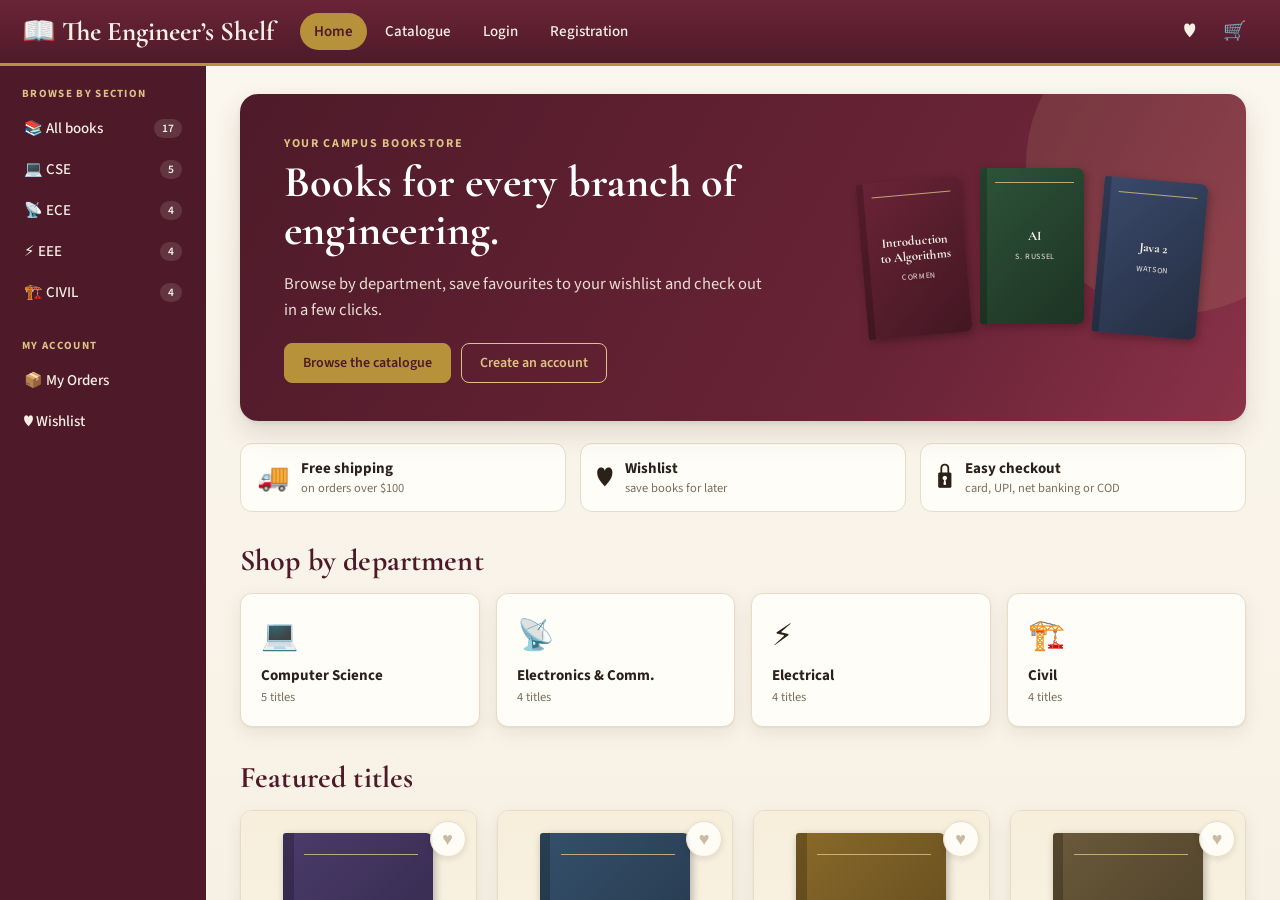
<file: index.html>
<!DOCTYPE html>
<html>
<head>
  <meta charset="UTF-8">
  <title>The Engineer’s Shelf</title>
</head>
<frameset rows="66,*" border="0" frameborder="0" framespacing="0">
  <frame src="top.html" name="topFrame" noresize scrolling="no" marginwidth="0" marginheight="0" frameborder="0">
  <frameset cols="206,*" border="0" frameborder="0" framespacing="0">
    <frame src="nav.html" name="navFrame" scrolling="no" marginwidth="0" marginheight="0" frameborder="0">
    <frame src="home.html" name="mainFrame" marginwidth="0" marginheight="0" frameborder="0">
  </frameset>
  <noframes>
    <body>
      Your browser does not support frames. Please open top.html, nav.html and home.html directly.
    </body>
  </noframes>
</frameset>
</html>
</file>
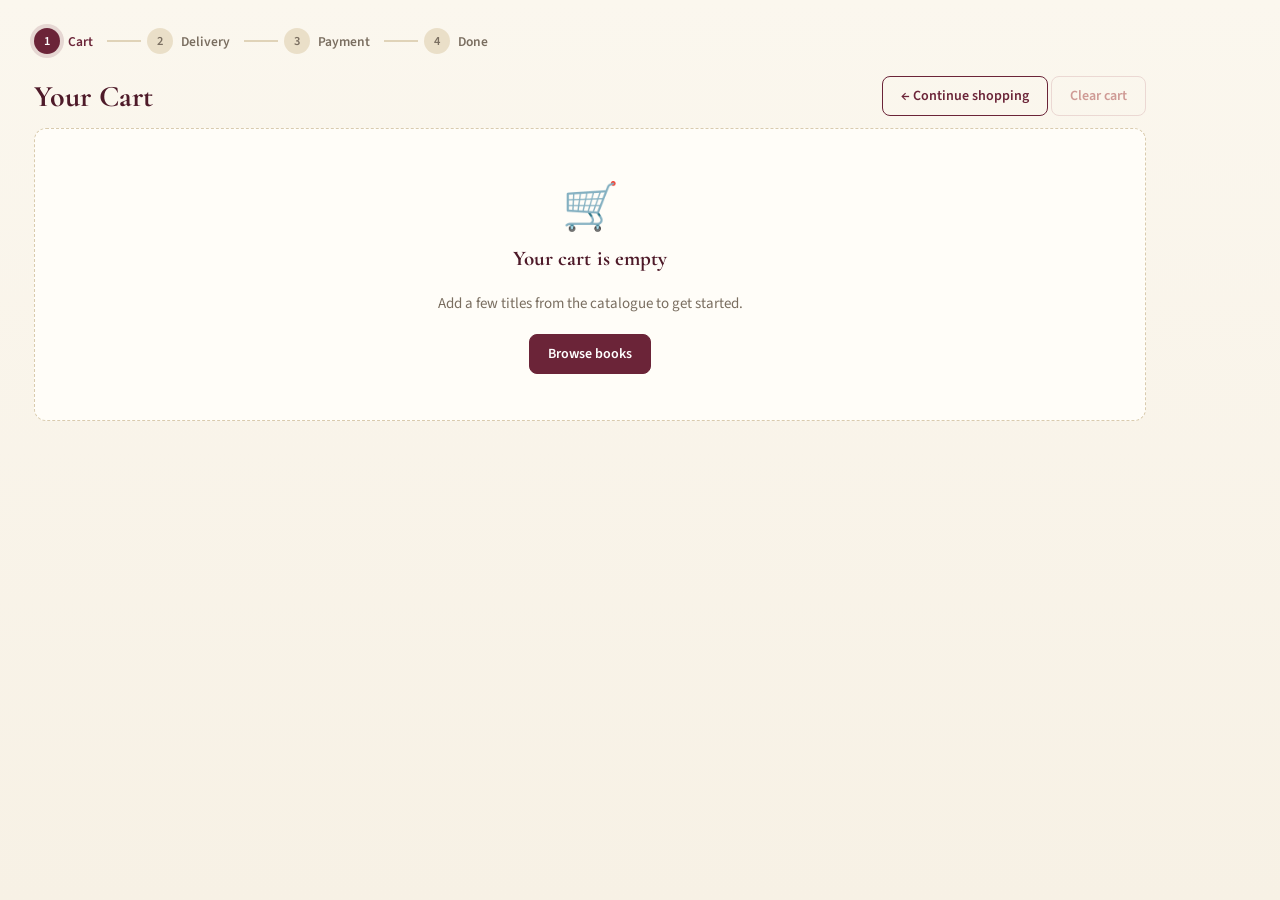
<file: cart.html>
<!DOCTYPE html>
<html>
<head>
  <meta charset="UTF-8">
  <meta name="viewport" content="width=device-width, initial-scale=1.0">
  <link rel="stylesheet" href="style.css">
  <script src="script.js" defer></script>
  <title>Your Cart</title>
</head>
<body>
  <div class="content wide">
    <ol class="steps"><li class="active">Cart</li><li>Delivery</li><li>Payment</li><li>Done</li></ol>
    <div class="page-head">
      <h2>Your Cart</h2>
      <div>
        <a class="btn secondary" href="catalogue.html">← Continue shopping</a>
        <button type="button" class="btn clear-btn" id="clearCartBtn" onclick="clearCart()">Clear cart</button>
      </div>
    </div>

    <div class="cart-layout" id="cartLayout">
      <div class="cart-items" id="cartItems"></div>
      <aside class="summary-card" id="cartSummary"></aside>
    </div>

    <div id="emptyMsg" class="empty-state" style="display:none;">
      <div class="empty-icon">🛒</div>
      <h3>Your cart is empty</h3>
      <p>Add a few titles from the catalogue to get started.</p>
      <a class="btn" href="catalogue.html">Browse books</a>
    </div>
  </div>
</body>
</html>
</file>
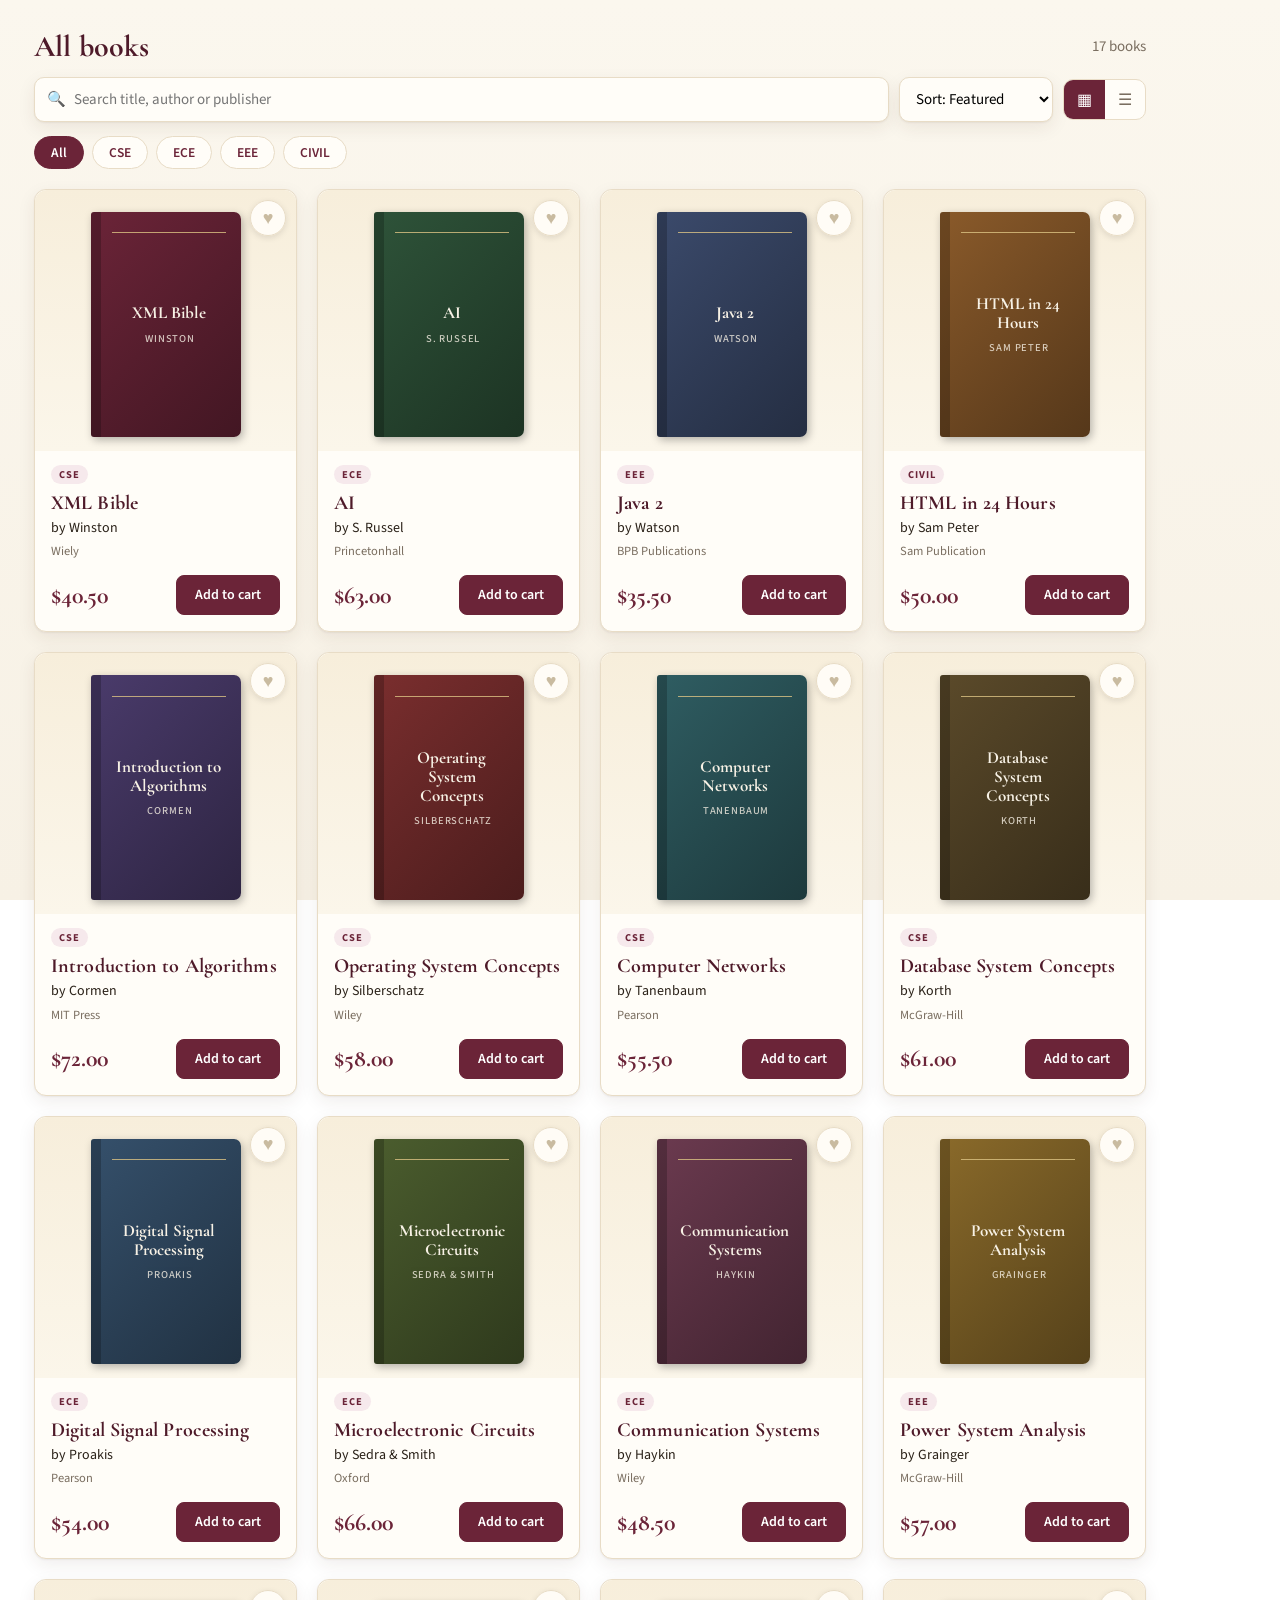
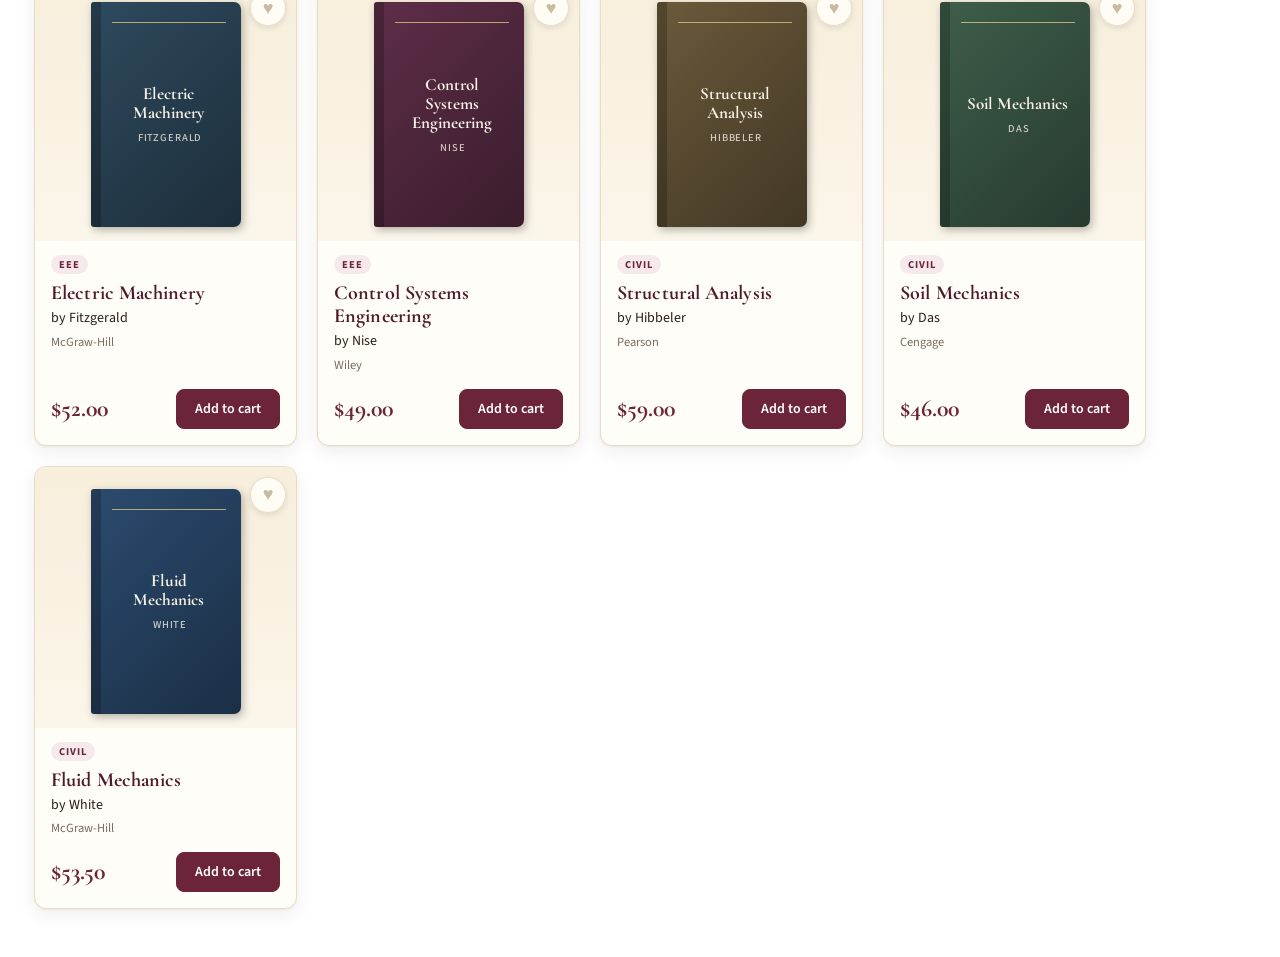
<file: catalogue.html>
<!DOCTYPE html>
<html>
<head>
  <meta charset="UTF-8">
  <meta name="viewport" content="width=device-width, initial-scale=1.0">
  <link rel="stylesheet" href="style.css">
  <script src="script.js" defer></script>
  <title>Catalogue</title>
</head>
<body>
  <div class="content wide">
    <div class="page-head">
      <h2 id="catTitle">All books</h2>
      <span id="catCount" class="muted"></span>
    </div>

    <div class="toolbar">
      <label class="search"><span aria-hidden="true">🔍</span>
        <input id="catSearch" type="search" placeholder="Search title, author or publisher" autocomplete="off">
      </label>
      <select id="catSort" aria-label="Sort books">
        <option value="">Sort: Featured</option>
        <option value="price-asc">Price: low to high</option>
        <option value="price-desc">Price: high to low</option>
        <option value="title">Title: A–Z</option>
      </select>
      <div class="view-toggle">
        <button type="button" id="viewGrid" title="Grid view" aria-label="Grid view">▦</button>
        <button type="button" id="viewList" title="List view" aria-label="List view">☰</button>
      </div>
    </div>

    <div class="chips">
      <a class="chip" data-dept="" href="catalogue.html">All</a>
      <a class="chip" data-dept="CSE" href="catalogue.html?dept=CSE">CSE</a>
      <a class="chip" data-dept="ECE" href="catalogue.html?dept=ECE">ECE</a>
      <a class="chip" data-dept="EEE" href="catalogue.html?dept=EEE">EEE</a>
      <a class="chip" data-dept="CIVIL" href="catalogue.html?dept=CIVIL">CIVIL</a>
    </div>

    <div class="book-grid" id="catGrid"></div>
  </div>
</body>
</html>
</file>
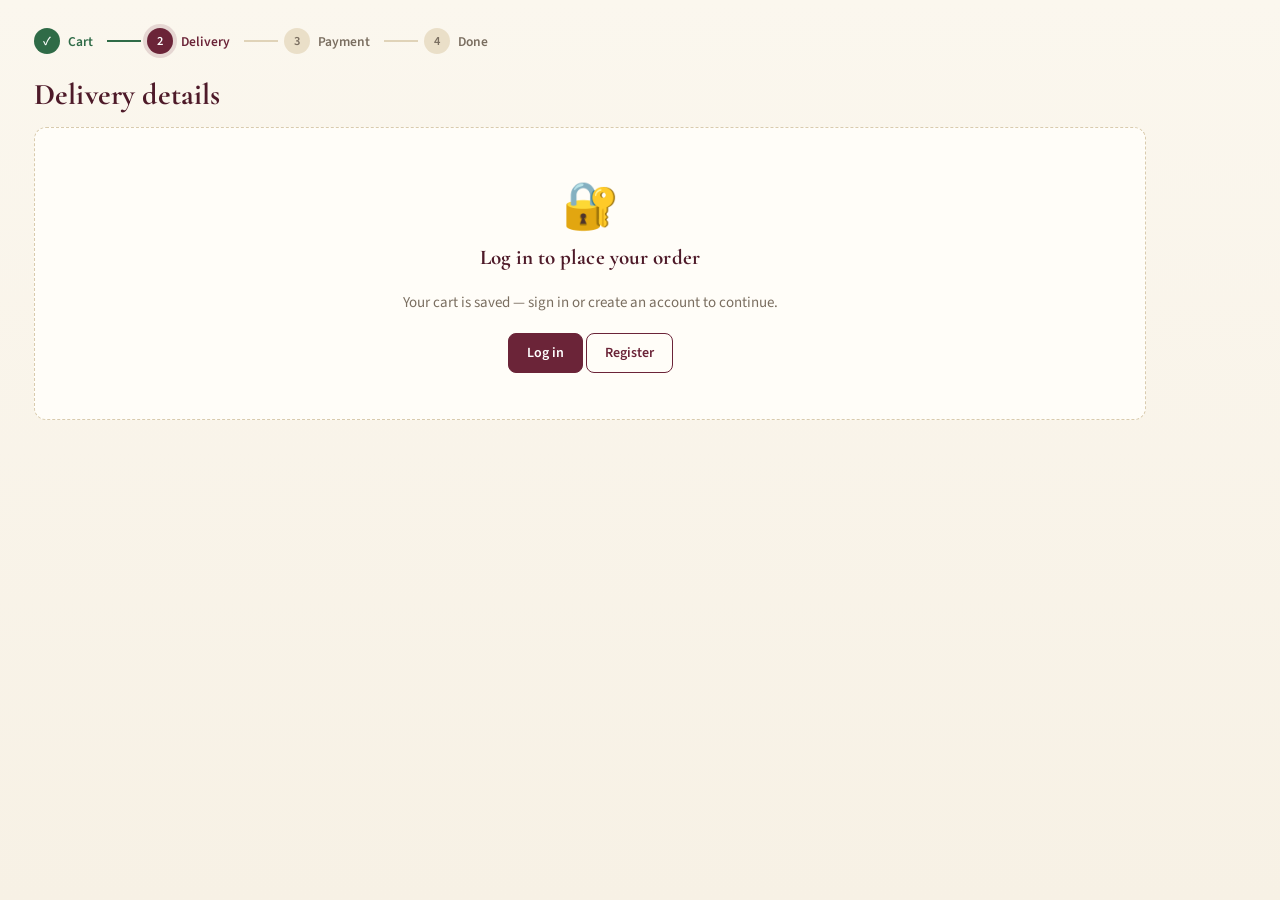
<file: checkout.html>
<!DOCTYPE html>
<html>
<head>
  <meta charset="UTF-8">
  <meta name="viewport" content="width=device-width, initial-scale=1.0">
  <link rel="stylesheet" href="style.css">
  <script src="script.js" defer></script>
  <title>Checkout</title>
</head>
<body>
  <div class="content wide">
    <ol class="steps"><li class="done">Cart</li><li class="active">Delivery</li><li>Payment</li><li>Done</li></ol>
    <h2>Delivery details</h2>

    <div id="checkoutEmpty" class="empty-state" style="display:none;">
      <div class="empty-icon">🛒</div>
      <h3>Nothing to check out</h3>
      <p>Add titles from the catalogue first.</p>
      <a class="btn" href="catalogue.html">Browse books</a>
    </div>
    <div id="loginGate" class="empty-state" style="display:none;">
      <div class="empty-icon">🔐</div>
      <h3>Log in to place your order</h3>
      <p>Your cart is saved — sign in or create an account to continue.</p>
      <a class="btn" href="login.html">Log in</a>
      <a class="btn secondary" href="register.html">Register</a>
    </div>

    <div class="checkout-layout" id="checkoutLayout" style="display:none;">
      <form class="stack card" id="checkoutForm" onsubmit="return placeOrder(event)" novalidate>
        <label for="cname">Full name</label>
        <input type="text" id="cname" autocomplete="name"><div class="field-error" id="err-cname"></div>

        <div class="two-col">
          <div>
            <label for="cemail">Email</label>
            <input type="email" id="cemail" autocomplete="email"><div class="field-error" id="err-cemail"></div>
          </div>
          <div>
            <label for="cphone">Phone</label>
            <input type="tel" id="cphone" maxlength="10" autocomplete="tel"><div class="field-error" id="err-cphone"></div>
          </div>
        </div>

        <label for="caddr">Address</label>
        <textarea id="caddr" rows="3" autocomplete="street-address"></textarea><div class="field-error" id="err-caddr"></div>

        <div class="two-col">
          <div>
            <label for="ccity">City</label>
            <input type="text" id="ccity" autocomplete="address-level2"><div class="field-error" id="err-ccity"></div>
          </div>
          <div>
            <label for="cpin">PIN code</label>
            <input type="text" id="cpin" maxlength="6" inputmode="numeric" autocomplete="postal-code"><div class="field-error" id="err-cpin"></div>
          </div>
        </div>

        <p class="form-actions">
          <button type="submit" class="btn">Continue to payment →</button>
          <a class="btn secondary" href="cart.html">Back to cart</a>
        </p>
      </form>
      <aside class="summary-card" id="orderSummary"></aside>
    </div>
  </div>
</body>
</html>
</file>
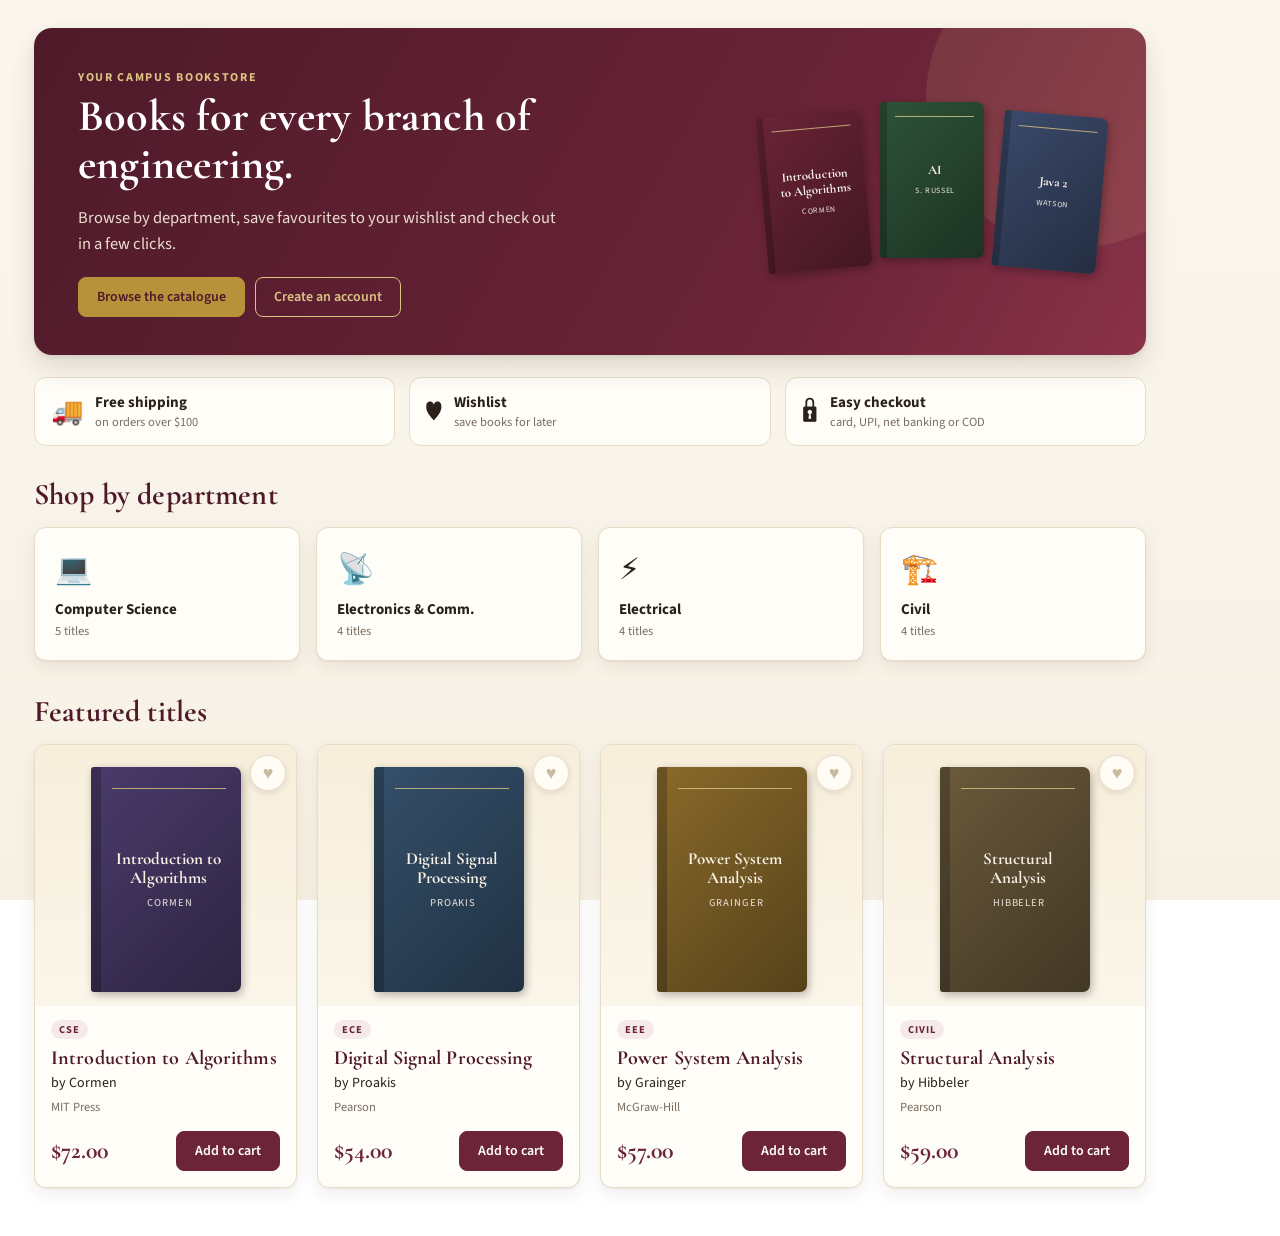
<file: home.html>
<!DOCTYPE html>
<html>
<head>
  <meta charset="UTF-8">
  <meta name="viewport" content="width=device-width, initial-scale=1.0">
  <link rel="stylesheet" href="style.css">
  <script src="script.js" defer></script>
  <title>Welcome</title>
</head>
<body>
  <div class="content wide">
    <section class="hero">
      <div class="hero-text">
        <span class="eyebrow">Your campus bookstore</span>
        <h1>Books for every branch of engineering.</h1>
        <p>Browse by department, save favourites to your wishlist and check out in a few clicks.</p>
        <div class="hero-cta">
          <a class="btn" href="catalogue.html">Browse the catalogue</a>
          <a class="btn secondary guest-only" href="register.html">Create an account</a>
        </div>
      </div>
      <div class="hero-art" aria-hidden="true">
        <div class="cover cover-lg" style="--c:#6B2438"><span class="cover-title">Introduction to Algorithms</span><span class="cover-author">Cormen</span></div>
        <div class="cover cover-lg" style="--c:#2E5339"><span class="cover-title">AI</span><span class="cover-author">S. Russel</span></div>
        <div class="cover cover-lg" style="--c:#3B4A6B"><span class="cover-title">Java 2</span><span class="cover-author">Watson</span></div>
      </div>
    </section>

    <section class="perks">
      <div><span>🚚</span><strong>Free shipping</strong><small>on orders over $100</small></div>
      <div><span>♥</span><strong>Wishlist</strong><small>save books for later</small></div>
      <div><span>🔒</span><strong>Easy checkout</strong><small>card, UPI, net banking or COD</small></div>
    </section>

    <h2>Shop by department</h2>
    <div class="dept-tiles" id="deptTiles"></div>

    <h2>Featured titles</h2>
    <div class="book-grid" id="featuredGrid"></div>
  </div>
</body>
</html>
</file>
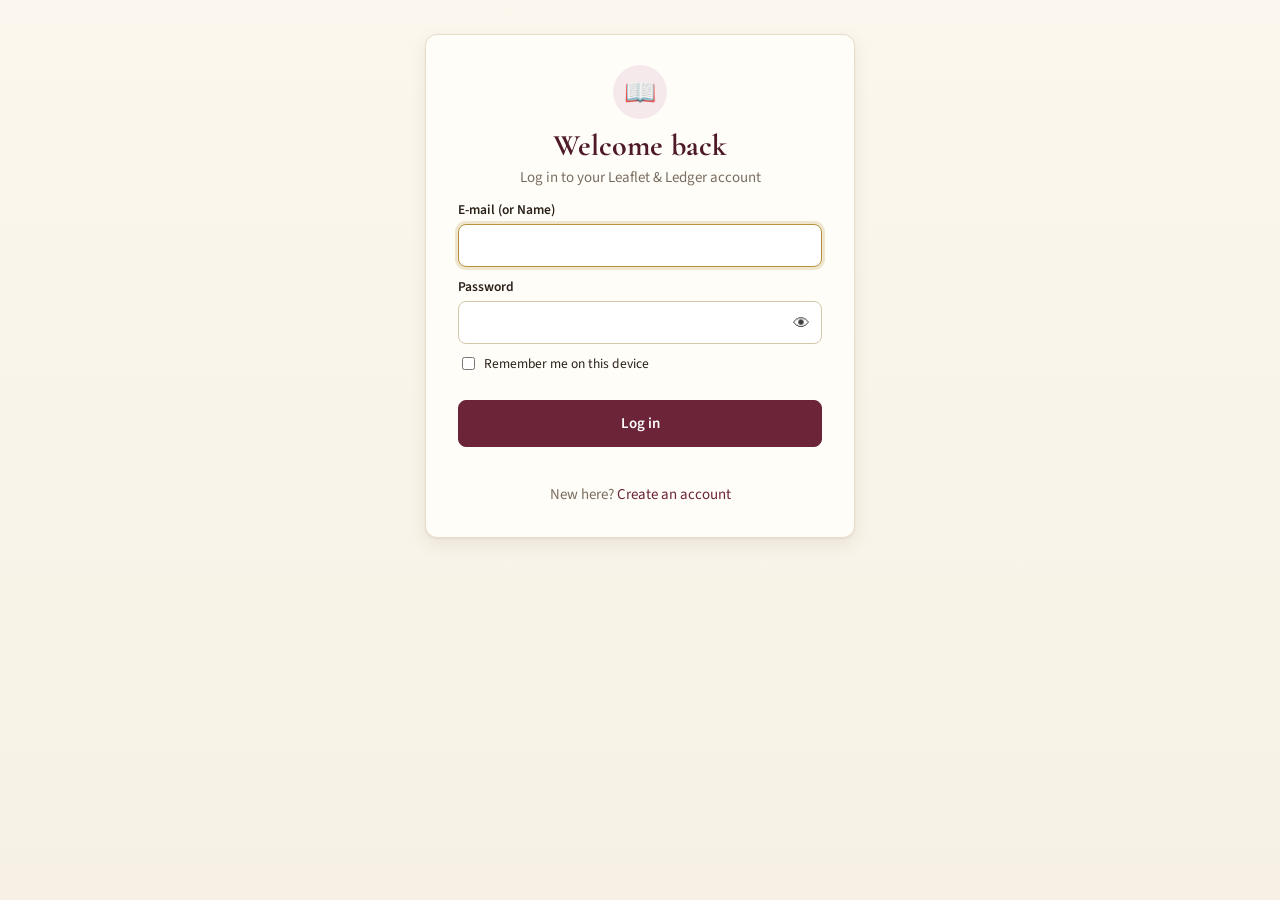
<file: login.html>
<!DOCTYPE html>
<html>
<head>
  <meta charset="UTF-8">
  <meta name="viewport" content="width=device-width, initial-scale=1.0">
  <link rel="stylesheet" href="style.css">
  <script src="script.js" defer></script>
  <title>Login</title>
</head>
<body>
  <div class="content auth">
    <div class="auth-card card">
      <div class="auth-head">
        <span class="auth-icon">📖</span>
        <h2>Welcome back</h2>
        <p class="muted">Log in to your Leaflet &amp; Ledger account</p>
      </div>
      <form class="stack" onsubmit="return handleLogin(event)">
        <label for="uname">E-mail (or Name)</label>
        <input type="text" id="uname" name="uname" autocomplete="username">

        <label for="pwd">Password</label>
        <input type="password" data-toggle id="pwd" name="pwd" autocomplete="current-password">

        <label class="check-line">
          <input type="checkbox" id="remember"> Remember me on this device
        </label>

        <div class="form-actions">
          <button type="submit" class="btn block">Log in</button>
        </div>
        <div id="loginMsg" class="field-error"></div>
      </form>
      <p class="auth-foot">New here? <a href="register.html">Create an account</a></p>
    </div>
  </div>
</body>
</html>
</file>
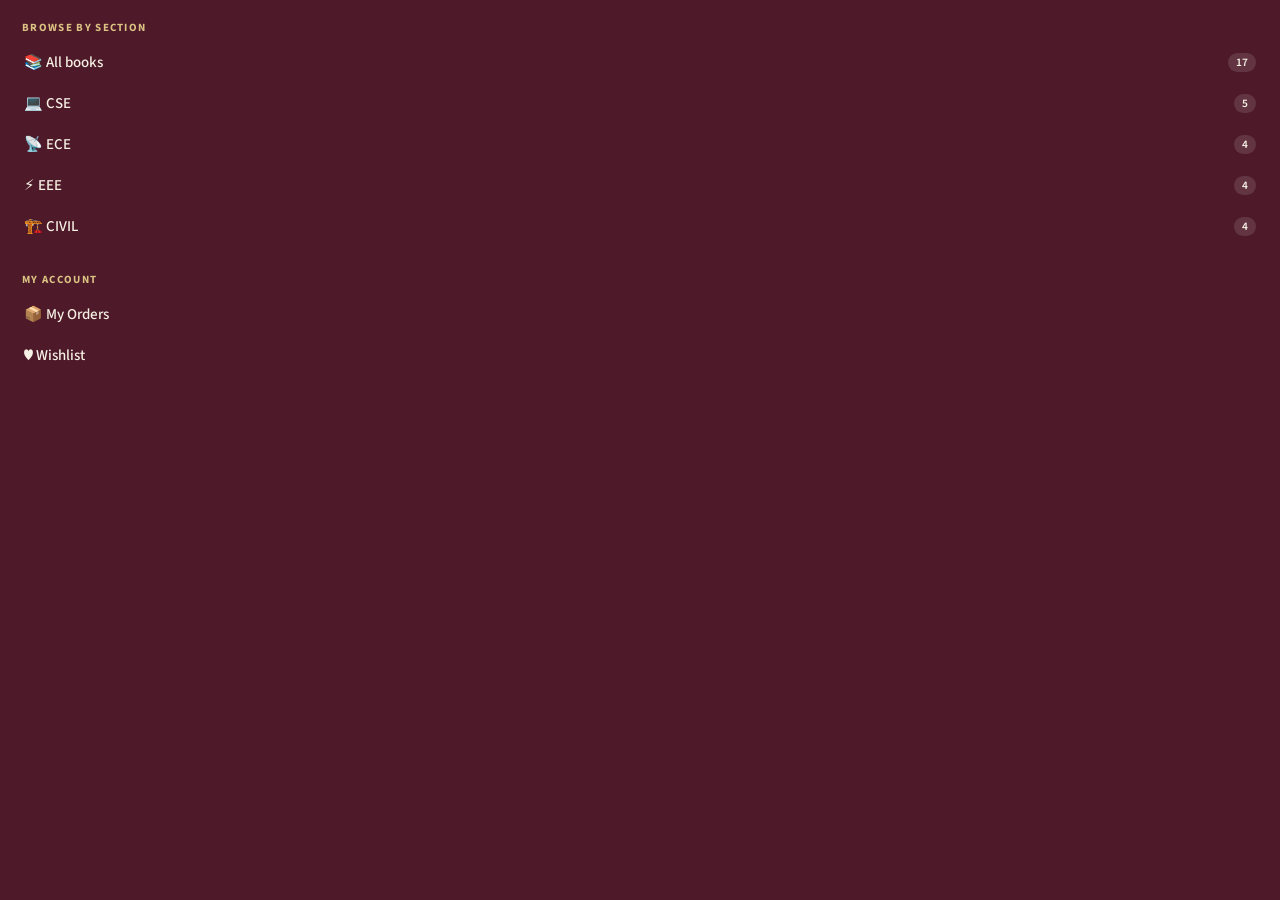
<file: nav.html>
<!DOCTYPE html>
<html>
<head>
  <meta charset="UTF-8">
  <link rel="stylesheet" href="style.css">
  <script src="script.js" defer></script>
</head>
<body style="margin:0;">
  <div class="sidebar">
    <h3>Browse by section</h3>
    <a data-nav href="catalogue.html" target="mainFrame"><span>📚 All books</span><i class="dept-count" data-dept=""></i></a>
    <a data-nav href="catalogue.html?dept=CSE" target="mainFrame"><span>💻 CSE</span><i class="dept-count" data-dept="CSE"></i></a>
    <a data-nav href="catalogue.html?dept=ECE" target="mainFrame"><span>📡 ECE</span><i class="dept-count" data-dept="ECE"></i></a>
    <a data-nav href="catalogue.html?dept=EEE" target="mainFrame"><span>⚡ EEE</span><i class="dept-count" data-dept="EEE"></i></a>
    <a data-nav href="catalogue.html?dept=CIVIL" target="mainFrame"><span>🏗️ CIVIL</span><i class="dept-count" data-dept="CIVIL"></i></a>

    <h3 class="second">My account</h3>
    <a data-nav href="orders.html" target="mainFrame"><span>📦 My Orders</span></a>
    <a data-nav href="wishlist.html" target="mainFrame"><span>♥ Wishlist</span></a>
  </div>
</body>
</html>
</file>
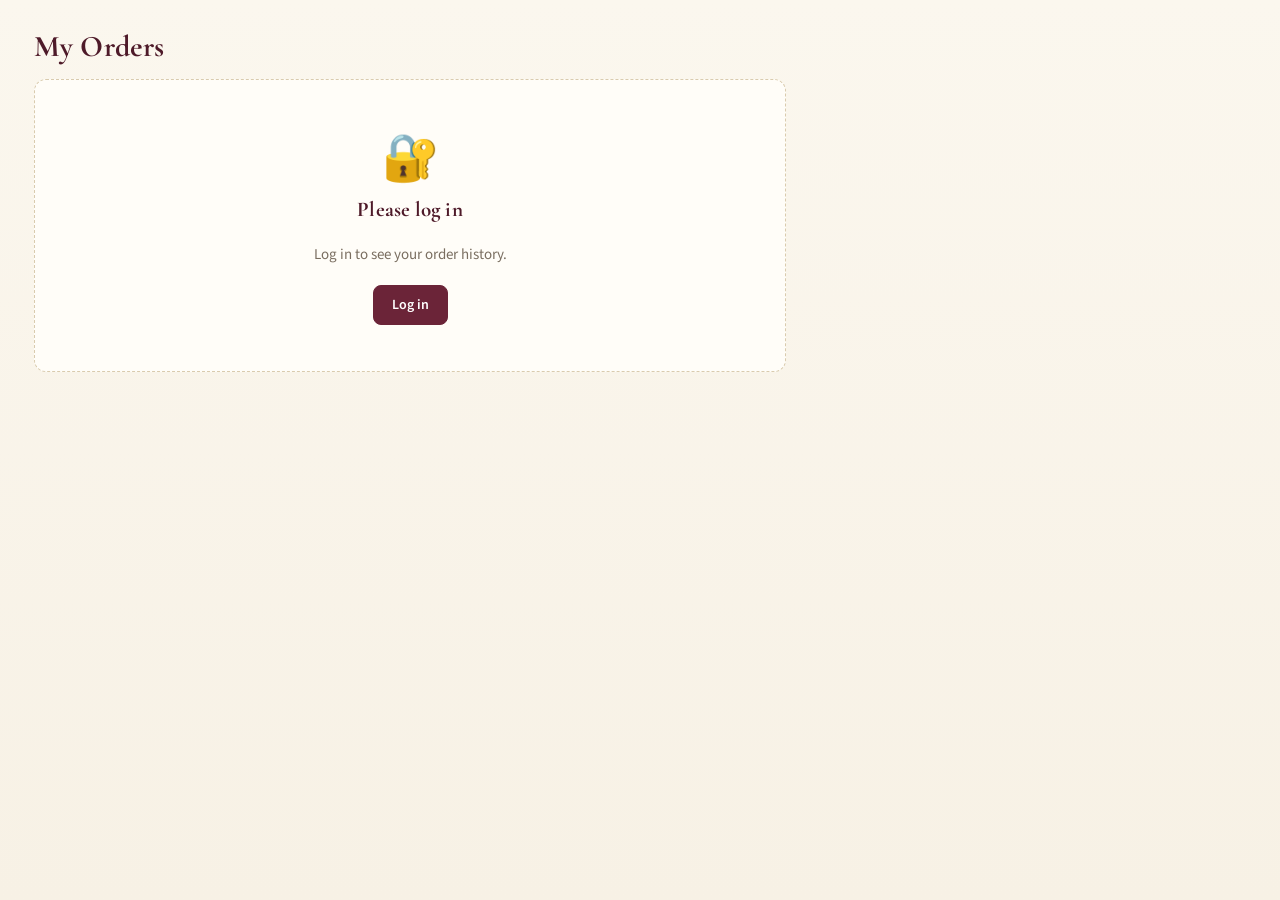
<file: orders.html>
<!DOCTYPE html>
<html>
<head>
  <meta charset="UTF-8">
  <meta name="viewport" content="width=device-width, initial-scale=1.0">
  <link rel="stylesheet" href="style.css">
  <script src="script.js" defer></script>
  <title>My Orders</title>
</head>
<body>
  <div class="content" style="max-width:820px;">
    <h2>My Orders</h2>
    <div id="ordersList"></div>
  </div>
</body>
</html>
</file>
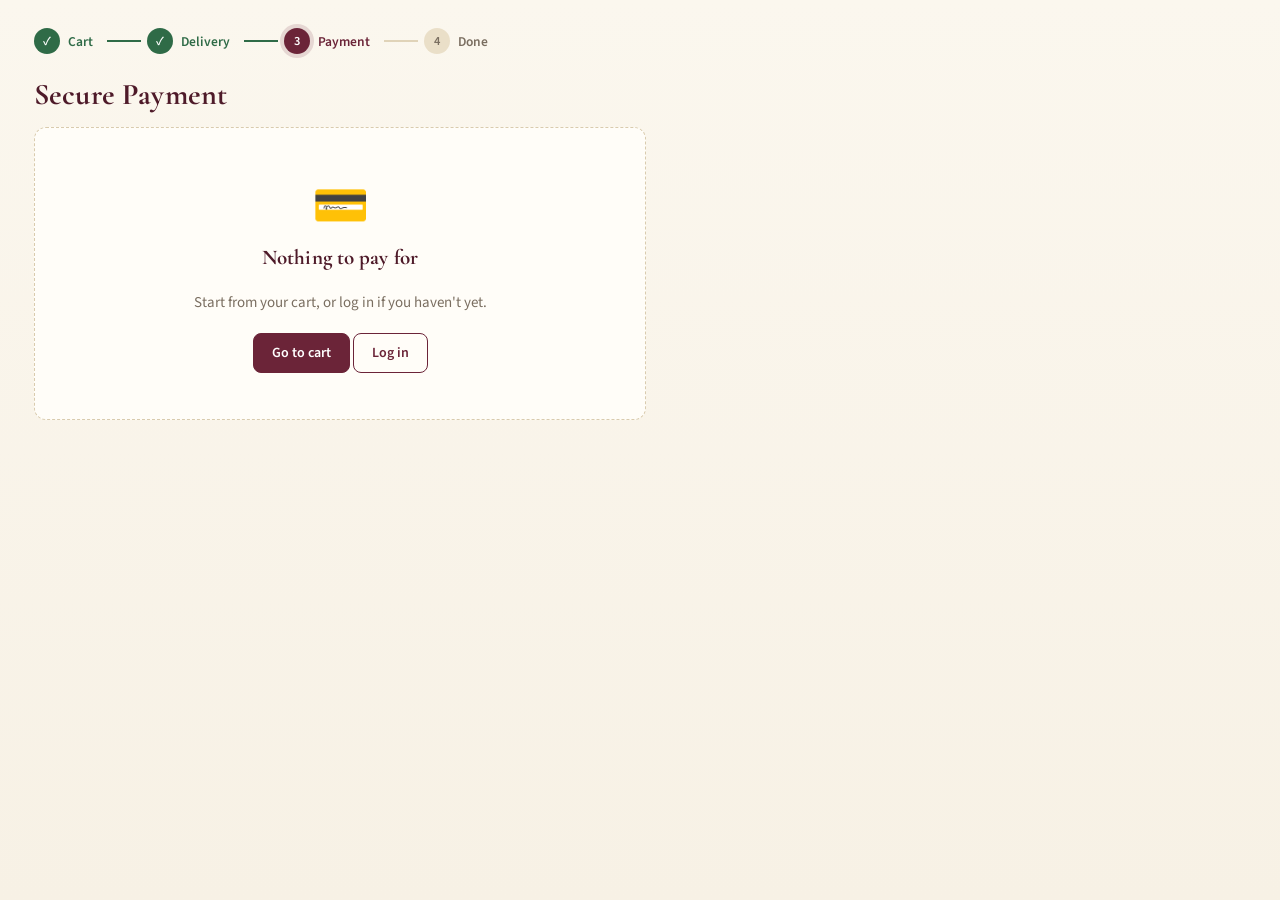
<file: payment.html>
<!DOCTYPE html>
<html>
<head>
  <meta charset="UTF-8">
  <meta name="viewport" content="width=device-width, initial-scale=1.0">
  <link rel="stylesheet" href="style.css">
  <script src="script.js" defer></script>
  <title>Payment</title>
</head>
<body>
  <div class="content" style="max-width:680px;">
    <ol class="steps"><li class="done">Cart</li><li class="done">Delivery</li><li class="active">Payment</li><li>Done</li></ol>
    <h2>Secure Payment</h2>

    <div id="payGate" class="empty-state" style="display:none;">
      <div class="empty-icon">💳</div>
      <h3>Nothing to pay for</h3>
      <p>Start from your cart, or log in if you haven't yet.</p>
      <a class="btn" href="cart.html">Go to cart</a>
      <a class="btn secondary" href="login.html">Log in</a>
    </div>

    <div id="payBox" class="pay-box card">
      <div class="pay-amount">
        <span>Amount payable</span><strong id="payAmount"></strong>
        <small id="payTo"></small>
      </div>
      <p class="demo-note">⚠ Demo gateway — no real money is charged. Use any 16-digit number; a card ending <b>0002</b> is declined to show the failure case.</p>

      <div class="pay-tabs" role="tablist">
        <button type="button" class="pay-tab" data-tab="card" onclick="selectPayTab('card')">💳 Card</button>
        <button type="button" class="pay-tab" data-tab="upi" onclick="selectPayTab('upi')">📱 UPI</button>
        <button type="button" class="pay-tab" data-tab="netbank" onclick="selectPayTab('netbank')">🏦 Net banking</button>
        <button type="button" class="pay-tab" data-tab="cod" onclick="selectPayTab('cod')">💵 Cash on delivery</button>
      </div>

      <form class="stack" onsubmit="return payNow(event)" novalidate>
        <input type="hidden" id="payMethod" value="card">

        <div class="pay-panel" data-panel="card">
          <label for="pcard">Card number</label>
          <input type="text" id="pcard" maxlength="19" inputmode="numeric" autocomplete="off" placeholder="1234 5678 9012 3456" oninput="formatCardInput(this)">
          <label for="pholder">Name on card</label>
          <input type="text" id="pholder" autocomplete="off">
          <div class="two-col">
            <div><label for="pexp">Expiry (MM/YY)</label><input type="text" id="pexp" maxlength="5" placeholder="MM/YY" autocomplete="off"></div>
            <div><label for="pcvv">CVV</label><input type="password" id="pcvv" maxlength="3" inputmode="numeric" autocomplete="off"></div>
          </div>
        </div>

        <div class="pay-panel" data-panel="upi" style="display:none;">
          <label for="pupi">UPI id</label>
          <input type="text" id="pupi" placeholder="name@upi" autocomplete="off">
        </div>

        <div class="pay-panel" data-panel="netbank" style="display:none;">
          <label for="pbank">Select bank</label>
          <select id="pbank">
            <option value="">-- choose --</option>
            <option>State Bank of India</option><option>HDFC Bank</option><option>ICICI Bank</option>
            <option>Axis Bank</option><option>Punjab National Bank</option>
          </select>
        </div>

        <div class="pay-panel" data-panel="cod" style="display:none;">
          <p>Pay in cash when your books are delivered.</p>
        </div>

        <div class="field-error" id="err-pay"></div>
        <p class="form-actions">
          <button type="submit" class="btn" id="payBtn">Pay now</button>
          <a class="btn secondary" href="checkout.html">Back</a>
        </p>
      </form>
    </div>

    <div id="orderConfirm" class="card" style="display:none;"></div>
  </div>
</body>
</html>
</file>
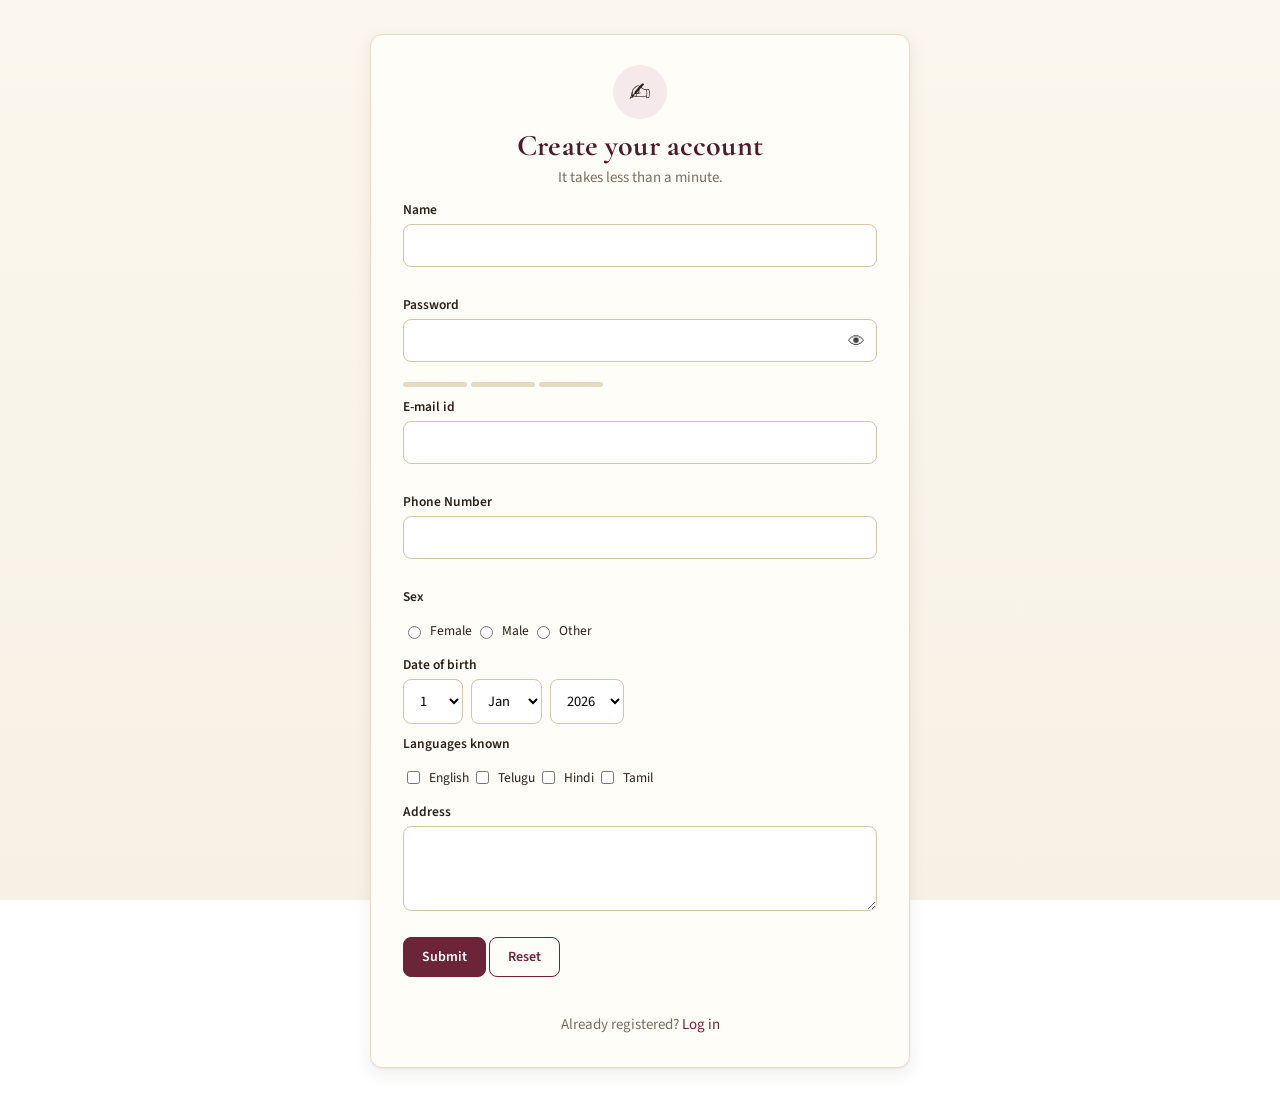
<file: register.html>
<!DOCTYPE html>
<html>
<head>
  <meta charset="UTF-8">
  <meta name="viewport" content="width=device-width, initial-scale=1.0">
  <link rel="stylesheet" href="style.css">
  <script src="script.js" defer></script>
</head>
<body>
  <div class="content auth">
    <div class="auth-card card wide-card">
    <div class="auth-head">
      <span class="auth-icon">✍️</span>
      <h2>Create your account</h2>
      <p class="muted">It takes less than a minute.</p>
    </div>
    <form class="stack" id="regForm" onsubmit="return validateRegister(event)" novalidate>

      <label for="rname">Name</label>
      <input type="text" id="rname">
      <div class="field-error" id="err-rname"></div>

      <label for="rpwd">Password</label>
      <input type="password" data-toggle id="rpwd">
      <div class="field-error" id="err-rpwd"></div>
      <div class="strength" id="pwStrength" data-level="0"><div class="strength-bar"><i></i><i></i><i></i></div><em></em></div>

      <label for="remail">E-mail id</label>
      <input type="email" id="remail">
      <div class="field-error" id="err-remail"></div>

      <label for="rphone">Phone Number</label>
      <input type="tel" id="rphone">
      <div class="field-error" id="err-rphone"></div>

      <label>Sex</label>
      <div class="radios">
        <label><input type="radio" name="sex" value="Female"> Female</label>
        <label><input type="radio" name="sex" value="Male"> Male</label>
        <label><input type="radio" name="sex" value="Other"> Other</label>
      </div>

      <label>Date of birth</label>
      <div class="inline">
        <select id="dobDay"></select>
        <select id="dobMonth">
          <option>Jan</option><option>Feb</option><option>Mar</option><option>Apr</option>
          <option>May</option><option>Jun</option><option>Jul</option><option>Aug</option>
          <option>Sep</option><option>Oct</option><option>Nov</option><option>Dec</option>
        </select>
        <select id="dobYear"></select>
      </div>

      <label>Languages known</label>
      <div class="checks">
        <label><input type="checkbox" value="English"> English</label>
        <label><input type="checkbox" value="Telugu"> Telugu</label>
        <label><input type="checkbox" value="Hindi"> Hindi</label>
        <label><input type="checkbox" value="Tamil"> Tamil</label>
      </div>

      <label for="raddr">Address</label>
      <textarea id="raddr" rows="3"></textarea>

      <div style="margin-top:20px;">
        <button type="submit" class="btn">Submit</button>
        <button type="reset" class="btn secondary">Reset</button>
      </div>
      <div id="regSuccess" class="field-error" style="color:#3E6B4E;"></div>
    </form>
    <p class="auth-foot">Already registered? <a href="login.html">Log in</a></p>
    </div>
  </div>
</body>
</html>
</file>
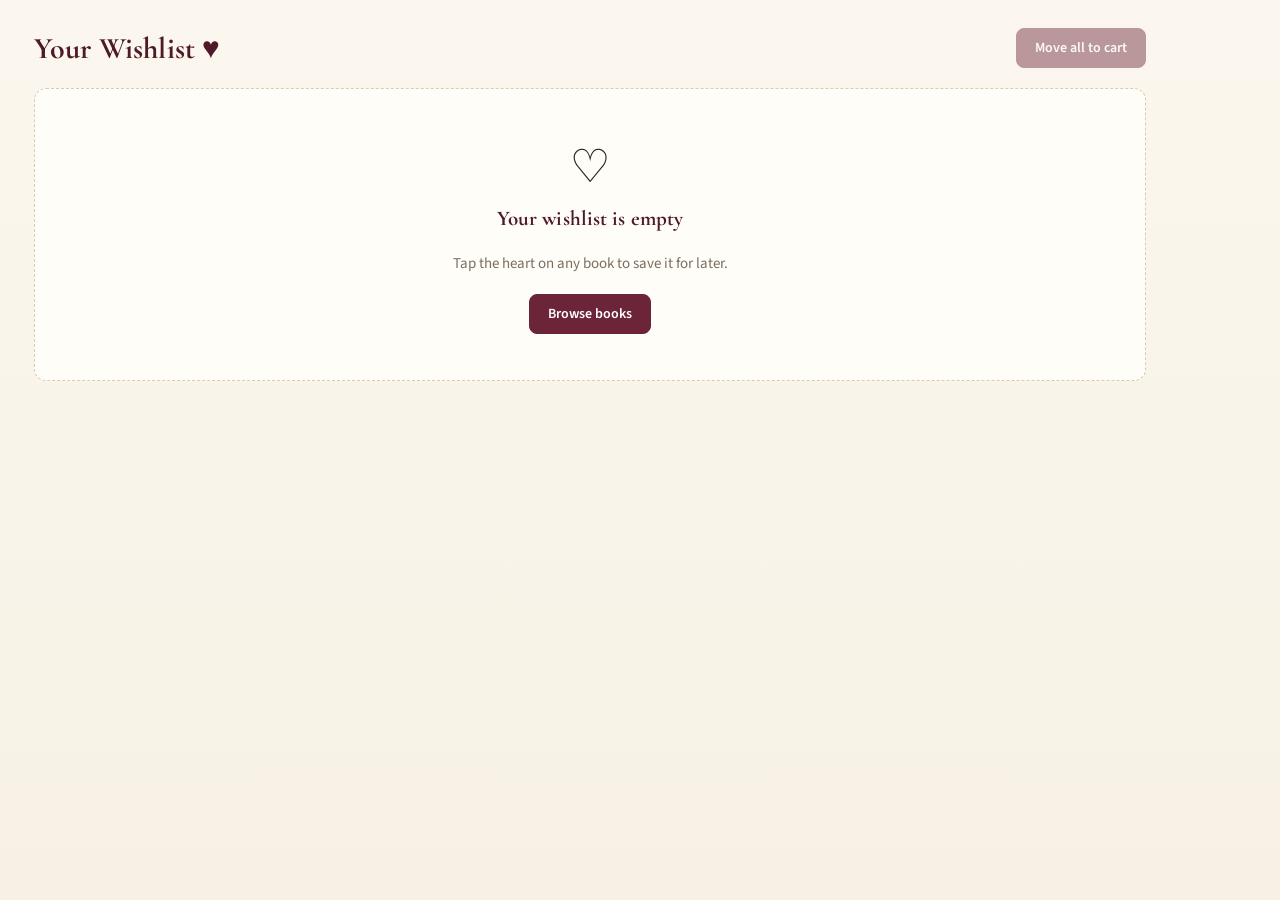
<file: wishlist.html>
<!DOCTYPE html>
<html>
<head>
  <meta charset="UTF-8">
  <meta name="viewport" content="width=device-width, initial-scale=1.0">
  <link rel="stylesheet" href="style.css">
  <script src="script.js" defer></script>
  <title>Your Wishlist</title>
</head>
<body>
  <div class="content wide">
    <div class="page-head">
      <h2>Your Wishlist ♥</h2>
      <button type="button" class="btn" id="moveAllBtn" onclick="moveAllToCart()">Move all to cart</button>
    </div>
    <div class="book-grid" id="wishGrid"></div>
    <div id="wishEmpty" class="empty-state" style="display:none;">
      <div class="empty-icon">♡</div>
      <h3>Your wishlist is empty</h3>
      <p>Tap the heart on any book to save it for later.</p>
      <a class="btn" href="catalogue.html">Browse books</a>
    </div>
  </div>
</body>
</html>
</file>
<file: style.css>
@import url('https://fonts.googleapis.com/css2?family=Cormorant+Garamond:wght@500;600;700&family=Source+Sans+3:wght@400;500;600;700&display=swap');

:root{
  --maroon:#6B2438;
  --maroon-dark:#4E1A29;
  --maroon-soft:#F6E9EC;
  --cream:#F7F1E5;
  --paper:#FFFDF8;
  --ink:#2A2118;
  --muted:#7A6E60;
  --gold:#B8923B;
  --gold-light:#DCC384;
  --line:#E8DCC6;
  --ok:#2F6B47;
  --danger:#9B2C2C;
  --radius:12px;
  --shadow:0 1px 2px rgba(60,40,20,.06), 0 6px 18px rgba(60,40,20,.08);
  --shadow-hover:0 2px 4px rgba(60,40,20,.08), 0 12px 28px rgba(60,40,20,.14);
}

*{ box-sizing:border-box; }
html{ scroll-behavior:smooth; }

body{
  margin:0;
  font-family:'Source Sans 3', system-ui, sans-serif;
  font-size:15px;
  color:var(--ink);
  background:linear-gradient(180deg, #FBF7EE 0%, var(--cream) 100%);
  background-attachment:fixed;
  -webkit-font-smoothing:antialiased;
}

h1,h2,h3,h4{ font-family:'Cormorant Garamond', Georgia, serif; font-weight:700; color:var(--maroon-dark); margin-top:0; letter-spacing:.005em; }
h1{ font-size:44px; line-height:1.08; }
h2{ font-size:30px; margin-bottom:14px; }
h3{ font-size:21px; }
.muted{ color:var(--muted); }

a:link, a:visited{ color:var(--maroon); text-decoration:none; }
a:hover{ color:var(--gold); }
:focus-visible{ outline:3px solid rgba(184,146,59,.55); outline-offset:2px; border-radius:6px; }

/* ---------- Top bar ---------- */
.topbar{
  display:flex; align-items:center; gap:8px; height:100%;
  background:linear-gradient(180deg, var(--maroon) 0%, var(--maroon-dark) 100%);
  padding:0 22px; border-bottom:3px solid var(--gold);
}
.topbar .logo, .topbar .logo:visited{
  font-family:'Cormorant Garamond', serif; font-size:27px; font-weight:700;
  color:var(--gold-light); margin-right:18px; white-space:nowrap;
}
.topbar .logo em{ color:var(--cream); font-style:italic; font-weight:500; }
.topbar nav{ display:flex; gap:4px; }
.topbar a:link, .topbar a:visited{ color:var(--cream); }
.topbar nav a{
  font-size:15px; font-weight:500; padding:8px 14px; border-radius:20px; transition:background .15s, color .15s;
}
.topbar nav a:hover, .top-right a:hover{ background:rgba(255,255,255,.12); color:#fff; }
.topbar a.active{ background:var(--gold); color:var(--maroon-dark) !important; font-weight:600; }
.top-right{ margin-left:auto; display:flex; align-items:center; gap:6px; }
.top-right a{ font-size:14px; padding:8px 12px; border-radius:20px; transition:background .15s; }
.icon-link{ position:relative; font-size:19px !important; line-height:1; padding:8px 11px !important; }
.badge{
  position:absolute; top:-2px; right:-2px; min-width:19px; height:19px; padding:0 5px;
  display:inline-flex; align-items:center; justify-content:center;
  background:var(--gold-light); color:var(--maroon-dark); font:700 11px 'Source Sans 3',sans-serif; border-radius:10px;
}
.badge[hidden]{ display:none; }
#userArea{ display:flex; align-items:center; gap:2px; margin-right:6px; padding-right:10px; border-right:1px solid rgba(255,255,255,.25); }
#userArea:empty{ display:none; }
#userArea .hello{ color:var(--gold-light); font-weight:600; margin-right:6px; }

/* ---------- Side panel ---------- */
.sidebar{ background:var(--maroon-dark); min-height:100vh; padding:20px 12px; }
.sidebar h3{
  font-family:'Source Sans 3', sans-serif; font-size:11px; font-weight:700; letter-spacing:.12em;
  text-transform:uppercase; color:var(--gold-light); padding:0 10px; margin:0 0 8px;
}
.sidebar h3.second{ margin-top:26px; }
.sidebar a{
  display:flex; align-items:center; justify-content:space-between;
  padding:9px 12px; margin-bottom:2px; border-radius:8px; font-weight:500; transition:background .15s;
}
.sidebar a:link, .sidebar a:visited{ color:var(--cream); }
.sidebar a:hover{ background:rgba(255,255,255,.09); color:#fff; }
.sidebar a.active{ background:rgba(184,146,59,.28); color:var(--gold-light) !important; box-shadow:inset 3px 0 0 var(--gold); }
.sidebar .dept-count{
  font-style:normal; font-size:11.5px; font-weight:600; background:rgba(255,255,255,.12);
  padding:1px 8px; border-radius:10px; color:var(--cream);
}

/* ---------- Page layout ---------- */
.content{ padding:28px 34px 48px; max-width:860px; }
.content.wide{ max-width:1180px; }
.content p{ line-height:1.6; }
.page-head{ display:flex; align-items:center; justify-content:space-between; flex-wrap:wrap; gap:10px; margin-bottom:8px; }
.page-head h2{ margin:0; }
.card{ background:var(--paper); border:1px solid var(--line); border-radius:var(--radius); box-shadow:var(--shadow); padding:22px 24px; }

/* ---------- Buttons ---------- */
.btn, a.btn:link, a.btn:visited{
  display:inline-block; background:var(--maroon); color:#fff; border:1px solid var(--maroon);
  padding:9px 18px; font:600 14px 'Source Sans 3',sans-serif; text-align:center;
  cursor:pointer; border-radius:8px; transition:background .15s, transform .1s, box-shadow .15s;
}
.btn:hover, a.btn:hover{ background:var(--maroon-dark); color:#fff; box-shadow:0 3px 10px rgba(107,36,56,.3); }
.btn:active{ transform:translateY(1px); }
.btn.secondary, a.btn.secondary:link, a.btn.secondary:visited{
  background:transparent; color:var(--maroon); border:1px solid var(--maroon); margin-left:0;
}
.btn.secondary:hover, a.btn.secondary:hover{ background:var(--maroon); color:#fff; }
.btn.ghost{ background:transparent; color:var(--muted); border-color:transparent; padding:9px 10px; }
.btn.ghost:hover{ background:var(--maroon-soft); color:var(--danger); box-shadow:none; }
.btn.block{ display:block; width:100%; padding:12px 18px; font-size:15px; }
.btn:disabled{ opacity:.45; cursor:not-allowed; box-shadow:none; transform:none; }
.clear-btn, .remove-btn{ background:transparent; color:var(--danger); border:1px solid #D9B4B4; }
.clear-btn:hover, .remove-btn:hover{ background:var(--danger); color:#fff; border-color:var(--danger); }
.icon-btn{ background:none; border:none; color:var(--muted); font-size:15px; width:32px; height:32px; border-radius:50%; cursor:pointer; transition:background .15s, color .15s; }
.icon-btn:hover{ background:var(--maroon-soft); color:var(--danger); }

/* ---------- Book covers ---------- */
.cover{
  position:relative; aspect-ratio:2/3; display:flex; flex-direction:column; justify-content:center; align-items:center;
  text-align:center; color:#F7F1E5; border-radius:3px 7px 7px 3px; overflow:hidden;
  background:linear-gradient(135deg, var(--c) 0%, color-mix(in srgb, var(--c) 62%, #000) 100%);
  box-shadow:2px 3px 8px rgba(0,0,0,.28);
  font-family:'Cormorant Garamond', serif; font-weight:700; line-height:1.12;
}
.cover::before{ content:""; position:absolute; left:0; top:0; bottom:0; width:7%; background:rgba(0,0,0,.22); }
.cover::after{ content:""; position:absolute; left:14%; right:10%; top:9%; height:1px; background:var(--gold-light); opacity:.8; box-shadow:0 calc(100% * 0) 0 transparent; }
.cover-title{ padding:0 12% 0 16%; z-index:1; }
.cover-author{ font:500 .62em 'Source Sans 3',sans-serif; letter-spacing:.08em; text-transform:uppercase; opacity:.8; margin-top:8px; padding:0 8% 0 14%; z-index:1; }
.cover-sm{ width:40px; font-size:8px; }
.cover-md{ width:62px; font-size:11px; }
.cover-lg{ width:100%; max-width:150px; font-size:17px; }

/* ---------- Catalogue toolbar ---------- */
.toolbar{ display:flex; gap:10px; flex-wrap:wrap; align-items:center; margin:12px 0 14px; }
.search{
  flex:1 1 260px; display:flex; align-items:center; gap:8px; background:var(--paper);
  border:1px solid var(--line); border-radius:10px; padding:0 12px; box-shadow:var(--shadow);
}
.search:focus-within{ border-color:var(--gold); box-shadow:0 0 0 3px rgba(184,146,59,.2); }
.search input{ flex:1; border:none; outline:none; background:transparent; padding:11px 0; font:inherit; }
.toolbar select{ padding:10px 12px; border:1px solid var(--line); border-radius:10px; background:var(--paper); font:inherit; box-shadow:var(--shadow); }
.view-toggle{ display:flex; border:1px solid var(--line); border-radius:10px; overflow:hidden; background:var(--paper); }
.view-toggle button{ border:none; background:transparent; padding:10px 13px; cursor:pointer; font-size:16px; color:var(--muted); }
.view-toggle button.active{ background:var(--maroon); color:#fff; }
.chips{ display:flex; gap:8px; flex-wrap:wrap; margin-bottom:20px; }
.chip, .chip:visited{ padding:6px 16px; border:1px solid var(--line); border-radius:20px; background:var(--paper); font-weight:600; font-size:13.5px; transition:all .15s; }
.chip:hover{ border-color:var(--gold); }
.chip.active, a.chip.active:visited{ background:var(--maroon); border-color:var(--maroon); color:#fff; }

/* ---------- Book cards ---------- */
.book-grid{ display:grid; grid-template-columns:repeat(auto-fill, minmax(210px, 1fr)); gap:20px; }
.book-card{
  position:relative; display:flex; flex-direction:column; background:var(--paper);
  border:1px solid var(--line); border-radius:var(--radius); box-shadow:var(--shadow);
  transition:transform .2s, box-shadow .2s;
}
.book-card:hover{ transform:translateY(-4px); box-shadow:var(--shadow-hover); }
.book-cover{ display:flex; justify-content:center; padding:22px 16px 14px; background:linear-gradient(180deg, #F7EEDB, #FBF6EA); border-radius:var(--radius) var(--radius) 0 0; }
.book-info{ display:flex; flex-direction:column; flex:1; padding:14px 16px 16px; }
.tag{ align-self:flex-start; font-size:10.5px; font-weight:700; letter-spacing:.1em; background:var(--maroon-soft); color:var(--maroon); padding:2px 8px; border-radius:10px; }
.book-info h3{ margin:8px 0 2px; font-size:20px; line-height:1.15; }
.by{ margin:0; color:var(--ink); font-size:14px; }
.pub{ margin:2px 0 0; color:var(--muted); font-size:12.5px; }
.in-cart{ margin:8px 0 0; font-size:12.5px; font-weight:600; color:var(--ok); }
.book-buy{ display:flex; align-items:center; justify-content:space-between; gap:8px; margin-top:auto; padding-top:14px; flex-wrap:wrap; }
.price{ font:700 24px 'Cormorant Garamond',serif; color:var(--maroon); }
.book-actions{ display:flex; gap:4px; }
.heart{
  position:absolute; top:10px; right:10px; z-index:2; width:36px; height:36px; border-radius:50%;
  border:1px solid var(--line); background:rgba(255,253,248,.95); color:#C9BBA0; font-size:18px; cursor:pointer;
  transition:transform .15s, color .15s; box-shadow:0 2px 6px rgba(0,0,0,.1);
}
.heart:hover{ transform:scale(1.12); color:#C94F6D; }
.heart.on{ color:#C0304F; border-color:#E8B9C4; }

/* list view */
.book-grid.list{ grid-template-columns:1fr; gap:12px; }
.book-grid.list .book-card{ flex-direction:row; align-items:center; }
.book-grid.list .book-cover{ padding:14px 18px; width:110px; flex:none; border-radius:var(--radius) 0 0 var(--radius); height:100%; align-items:center; }
.book-grid.list .cover-lg{ max-width:64px; font-size:10px; }
.book-grid.list .book-info{ flex-direction:row; flex-wrap:wrap; align-items:center; gap:4px 18px; padding:12px 60px 12px 6px; }
.book-grid.list .book-info > *{ margin:0; }
.book-grid.list .book-info h3{ flex:1 1 220px; font-size:20px; }
.book-grid.list .tag{ order:-1; }
.book-grid.list .book-buy{ padding:0; margin-left:auto; }

/* ---------- Home ---------- */
.hero{
  display:flex; align-items:center; justify-content:space-between; gap:30px; flex-wrap:wrap;
  background:linear-gradient(120deg, var(--maroon-dark) 0%, var(--maroon) 70%, #8A3248 100%);
  color:var(--cream); border-radius:18px; padding:38px 44px; margin-bottom:22px; box-shadow:var(--shadow-hover);
  position:relative; overflow:hidden;
}
.hero::after{ content:""; position:absolute; right:-80px; top:-80px; width:300px; height:300px; border-radius:50%; background:rgba(220,195,132,.12); }
.hero-text{ max-width:480px; position:relative; z-index:1; }
.hero h1{ color:#fff; margin:6px 0 12px; }
.hero p{ color:#EADFD0; font-size:16.5px; }
.eyebrow{ font-size:12px; font-weight:700; letter-spacing:.14em; text-transform:uppercase; color:var(--gold-light); }
.hero-cta{ display:flex; gap:10px; flex-wrap:wrap; margin-top:20px; }
.hero .btn, .hero a.btn:link, .hero a.btn:visited{ background:var(--gold); border-color:var(--gold); color:var(--maroon-dark); }
.hero .btn:hover, .hero a.btn:hover{ background:var(--gold-light); color:var(--maroon-dark); }
.hero .btn.secondary, .hero a.btn.secondary:link, .hero a.btn.secondary:visited{ background:transparent; border-color:var(--gold-light); color:var(--gold-light); }
.hero .btn.secondary:hover, .hero a.btn.secondary:hover{ background:rgba(255,255,255,.12); color:#fff; }
.hero-art{ display:flex; gap:14px; align-items:flex-end; position:relative; z-index:1; }
.hero-art .cover{ width:104px; font-size:13px; }
.hero-art .cover:nth-child(1){ transform:rotate(-5deg); }
.hero-art .cover:nth-child(2){ transform:translateY(-12px); }
.hero-art .cover:nth-child(3){ transform:rotate(5deg); }
.perks{ display:grid; grid-template-columns:repeat(auto-fit, minmax(210px,1fr)); gap:14px; margin-bottom:30px; }
.perks div{ display:grid; grid-template-columns:auto 1fr; column-gap:12px; align-items:center; background:var(--paper); border:1px solid var(--line); border-radius:var(--radius); padding:14px 16px; }
.perks span{ grid-row:span 2; font-size:26px; }
.perks small{ color:var(--muted); }
.dept-tiles{ display:grid; grid-template-columns:repeat(auto-fit, minmax(190px,1fr)); gap:16px; margin-bottom:32px; }
a.dept-tile, a.dept-tile:visited{
  display:flex; flex-direction:column; gap:2px; background:var(--paper); border:1px solid var(--line);
  border-radius:var(--radius); padding:20px; box-shadow:var(--shadow); transition:transform .2s, box-shadow .2s, border-color .2s; color:var(--ink);
}
a.dept-tile:hover{ transform:translateY(-3px); box-shadow:var(--shadow-hover); border-color:var(--gold); color:var(--ink); }
.dept-icon{ font-size:30px; margin-bottom:6px; }
.dept-tile small{ color:var(--muted); }

/* ---------- Steps ---------- */
.steps{ display:flex; list-style:none; padding:0; margin:0 0 22px; counter-reset:s; gap:6px; flex-wrap:wrap; }
.steps li{ counter-increment:s; display:flex; align-items:center; gap:8px; color:var(--muted); font-weight:600; font-size:13.5px; }
.steps li::before{
  content:counter(s); width:26px; height:26px; border-radius:50%; display:inline-flex; align-items:center; justify-content:center;
  background:#EADFC8; color:var(--muted); font-size:12.5px;
}
.steps li:not(:last-child)::after{ content:""; width:34px; height:2px; background:#E0D3B8; margin-left:6px; }
.steps li.active{ color:var(--maroon); }
.steps li.active::before{ background:var(--maroon); color:#fff; box-shadow:0 0 0 4px rgba(107,36,56,.15); }
.steps li.done{ color:var(--ok); }
.steps li.done::before{ content:"✓"; background:var(--ok); color:#fff; }
.steps li.done:not(:last-child)::after{ background:var(--ok); }

/* ---------- Cart ---------- */
.cart-layout, .checkout-layout{ display:grid; grid-template-columns:1fr 330px; gap:22px; align-items:start; margin-top:14px; }
.cart-items{ display:flex; flex-direction:column; gap:12px; }
.cart-row{
  display:grid; grid-template-columns:auto 1fr auto 86px 34px; align-items:center; gap:16px;
  background:var(--paper); border:1px solid var(--line); border-radius:var(--radius); padding:14px 16px; box-shadow:var(--shadow);
}
.cart-info h4{ margin:0 0 2px; font-size:19px; }
.cart-info p{ margin:0; font-size:13px; color:var(--muted); }
.qty{ display:inline-flex; align-items:center; border:1px solid var(--line); border-radius:20px; background:#fff; }
.qty button{ width:32px; height:32px; border:none; background:none; font-size:17px; cursor:pointer; border-radius:50%; color:var(--maroon); }
.qty button:hover{ background:var(--maroon-soft); }
.qty span{ min-width:26px; text-align:center; font-weight:700; }
.line-amt{ text-align:right; font-weight:700; font-size:16px; }
.summary-card{ background:var(--paper); border:1px solid var(--line); border-radius:var(--radius); padding:20px; box-shadow:var(--shadow); position:sticky; top:14px; }
.summary-card h3{ margin-bottom:12px; }
.sum{ display:grid; grid-template-columns:1fr auto; gap:8px 12px; margin:14px 0; }
.sum dt{ color:var(--muted); }
.sum dd{ margin:0; text-align:right; font-weight:600; }
.sum .grand{ border-top:1px dashed var(--line); padding-top:10px; color:var(--ink); font-size:18px; font-weight:700; }
.sum.center{ max-width:420px; margin:18px auto; text-align:left; }
.ship-progress{ font-size:13.5px; background:#FBF6EA; border-radius:8px; padding:10px 12px; }
.bar{ height:7px; background:#EADFC8; border-radius:4px; margin-top:8px; overflow:hidden; }
.bar span{ display:block; height:100%; background:linear-gradient(90deg, var(--gold), var(--ok)); border-radius:4px; transition:width .4s; }
.mini-row{ display:grid; grid-template-columns:auto 1fr auto; align-items:center; gap:12px; padding:8px 0; border-bottom:1px solid #F0E6D3; font-size:14px; }
.mini-row:last-of-type{ border-bottom:none; }
.mini-row small{ color:var(--muted); }

/* ---------- Empty states ---------- */
.empty-state{ text-align:center; background:var(--paper); border:1px dashed #D9CBAE; border-radius:var(--radius); padding:46px 20px; margin-top:12px; grid-column:1 / -1; }
.empty-icon{ font-size:46px; margin-bottom:6px; }
.empty-state p{ color:var(--muted); margin:4px 0 18px; }

/* ---------- Forms ---------- */
form.stack label{ display:block; margin:10px 0 5px; font-weight:600; font-size:13.5px; }
form.stack input[type=text], form.stack input[type=password], form.stack input[type=email], form.stack input[type=tel],
form.stack select, form.stack textarea{
  width:100%; padding:10px 12px; border:1px solid #D4C6A8; border-radius:8px; background:#fff;
  font:inherit; font-size:14.5px; transition:border-color .15s, box-shadow .15s;
}
form.stack input:focus, form.stack select:focus, form.stack textarea:focus{ outline:none; border-color:var(--gold); box-shadow:0 0 0 3px rgba(184,146,59,.22); }
form.stack input.invalid, form.stack textarea.invalid{ border-color:var(--danger); box-shadow:0 0 0 3px rgba(155,44,44,.12); }
form.stack .inline{ display:flex; gap:8px; }
form.stack .inline select{ width:auto; }
.field-error{ color:var(--danger); font-size:12.5px; margin-top:4px; min-height:14px; }
.checks label, .radios label, .check-line{ font-weight:400 !important; display:inline-flex !important; align-items:center; gap:6px; margin-right:14px; cursor:pointer; }
.two-col{ display:grid; grid-template-columns:1fr 1fr; gap:0 16px; }
.form-actions{ display:flex; gap:10px; flex-wrap:wrap; margin-top:22px; }
.pw-wrap{ position:relative; display:block; }
.pw-wrap input{ width:100%; padding-right:42px !important; }
.pw-eye{ position:absolute; right:4px; top:50%; transform:translateY(-50%); background:none; border:none; cursor:pointer; font-size:17px; padding:4px 8px; line-height:1; opacity:.75; }
.pw-eye:hover{ opacity:1; }

/* strength meter */
.strength{ display:flex; align-items:center; gap:10px; margin-top:2px; }
.strength-bar{ display:flex; gap:4px; flex:1; max-width:200px; }
.strength-bar i{ flex:1; height:5px; border-radius:3px; background:#E5DAC3; transition:background .2s; }
.strength em{ font-style:normal; font-size:12px; font-weight:600; color:var(--muted); min-width:44px; }
.strength[data-level="1"] i:nth-child(1){ background:#C0392B; }
.strength[data-level="2"] i:nth-child(-n+2){ background:#D9A21F; }
.strength[data-level="3"] i{ background:var(--ok); }

/* auth pages */
.content.auth{ max-width:none; display:flex; justify-content:center; padding-top:34px; }
.auth-card{ width:100%; max-width:430px; padding:30px 32px; }
.auth-card.wide-card{ max-width:540px; }
.auth-head{ text-align:center; margin-bottom:6px; }
.auth-icon{ display:inline-flex; width:54px; height:54px; align-items:center; justify-content:center; font-size:26px; background:var(--maroon-soft); border-radius:50%; margin-bottom:8px; }
.auth-head h2{ margin-bottom:2px; }
.auth-head p{ margin:0; }
.auth-foot{ text-align:center; margin:18px 0 0; color:var(--muted); }

/* ---------- Payment ---------- */
.pay-amount{ display:flex; flex-wrap:wrap; align-items:baseline; gap:4px 12px; padding-bottom:14px; border-bottom:1px solid var(--line); color:var(--muted); }
.pay-amount strong{ font:700 34px 'Cormorant Garamond',serif; color:var(--maroon); }
.pay-amount small{ flex-basis:100%; }
.demo-note{ background:#FBF3DE; border-left:3px solid var(--gold); border-radius:0 8px 8px 0; padding:9px 12px; font-size:13px; }
.pay-tabs{ display:grid; grid-template-columns:repeat(auto-fit, minmax(120px,1fr)); gap:8px; margin:16px 0 4px; }
.pay-tab{ background:#fff; border:1px solid var(--line); color:var(--ink); padding:11px 8px; border-radius:10px; cursor:pointer; font:600 13.5px 'Source Sans 3',sans-serif; transition:all .15s; }
.pay-tab:hover{ border-color:var(--gold); }
.pay-tab.active{ background:var(--maroon-soft); border-color:var(--maroon); color:var(--maroon); box-shadow:0 0 0 2px rgba(107,36,56,.12); }
.success-check{
  width:74px; height:74px; margin:6px auto 14px; border-radius:50%; background:var(--ok); color:#fff;
  display:flex; align-items:center; justify-content:center; font-size:38px; animation:pop .5s cubic-bezier(.2,1.6,.4,1);
}
#orderConfirm{ text-align:center; padding:34px 26px; }
@keyframes pop{ from{ transform:scale(.3); opacity:0; } to{ transform:scale(1); opacity:1; } }

/* ---------- Orders ---------- */
.order-card{ background:var(--paper); border:1px solid var(--line); border-radius:var(--radius); box-shadow:var(--shadow); margin-bottom:20px; overflow:hidden; }
.order-head{ display:flex; justify-content:space-between; align-items:center; padding:14px 20px; background:#FBF6EA; border-bottom:1px solid var(--line); }
.order-head small{ display:block; color:var(--muted); }
.order-status{ background:#E1F0E6; color:var(--ok); padding:4px 12px; border-radius:14px; font-size:12.5px; font-weight:700; }
.order-items{ padding:6px 20px; }
.order-meta{ display:grid; grid-template-columns:repeat(auto-fit, minmax(150px,1fr)); gap:14px; padding:14px 20px; border-top:1px solid var(--line); }
.order-meta small{ display:block; color:var(--muted); font-size:12px; text-transform:uppercase; letter-spacing:.06em; }
.order-meta .big{ font:700 22px 'Cormorant Garamond',serif; color:var(--maroon); }
.order-card footer{ padding:0 20px 16px; }

/* ---------- Tables (kept for any legacy pages) ---------- */
table.data{ border-collapse:collapse; width:100%; background:#fff; box-shadow:var(--shadow); border-radius:10px; overflow:hidden; }
table.data th{ background:var(--maroon); color:var(--cream); text-align:left; padding:10px 12px; }
table.data td{ padding:10px 12px; border-bottom:1px solid var(--line); }
.total-row td{ font-weight:700; background:#FBF6EC; }

/* ---------- Toasts ---------- */
#toastBox{ position:fixed; bottom:20px; right:20px; display:flex; flex-direction:column; gap:8px; z-index:99; }
.toast{
  background:var(--maroon-dark); color:#fff; padding:11px 18px; border-radius:10px; font-weight:500; font-size:14px;
  box-shadow:0 8px 24px rgba(0,0,0,.25); border-left:4px solid var(--gold); animation:slidein .25s ease-out; transition:opacity .3s, transform .3s;
}
.toast.success{ border-left-color:#5FBF86; }
.toast.out{ opacity:0; transform:translateY(8px); }
@keyframes slidein{ from{ opacity:0; transform:translateY(12px); } to{ opacity:1; transform:none; } }

/* ---------- Responsive ---------- */
@media (max-width:820px){
  .content{ padding:20px 16px 40px; }
  .cart-layout, .checkout-layout{ grid-template-columns:1fr; }
  .summary-card{ position:static; }
  .cart-row{ grid-template-columns:auto 1fr auto; }
  .cart-row .qty{ grid-column:2; justify-self:start; }
  .cart-row .line-amt{ grid-column:3; }
  .hero{ padding:26px 22px; }
  h1{ font-size:34px; }
  .two-col{ grid-template-columns:1fr; }
}
@media (prefers-reduced-motion:reduce){ *{ animation:none !important; transition:none !important; } }
</file>
